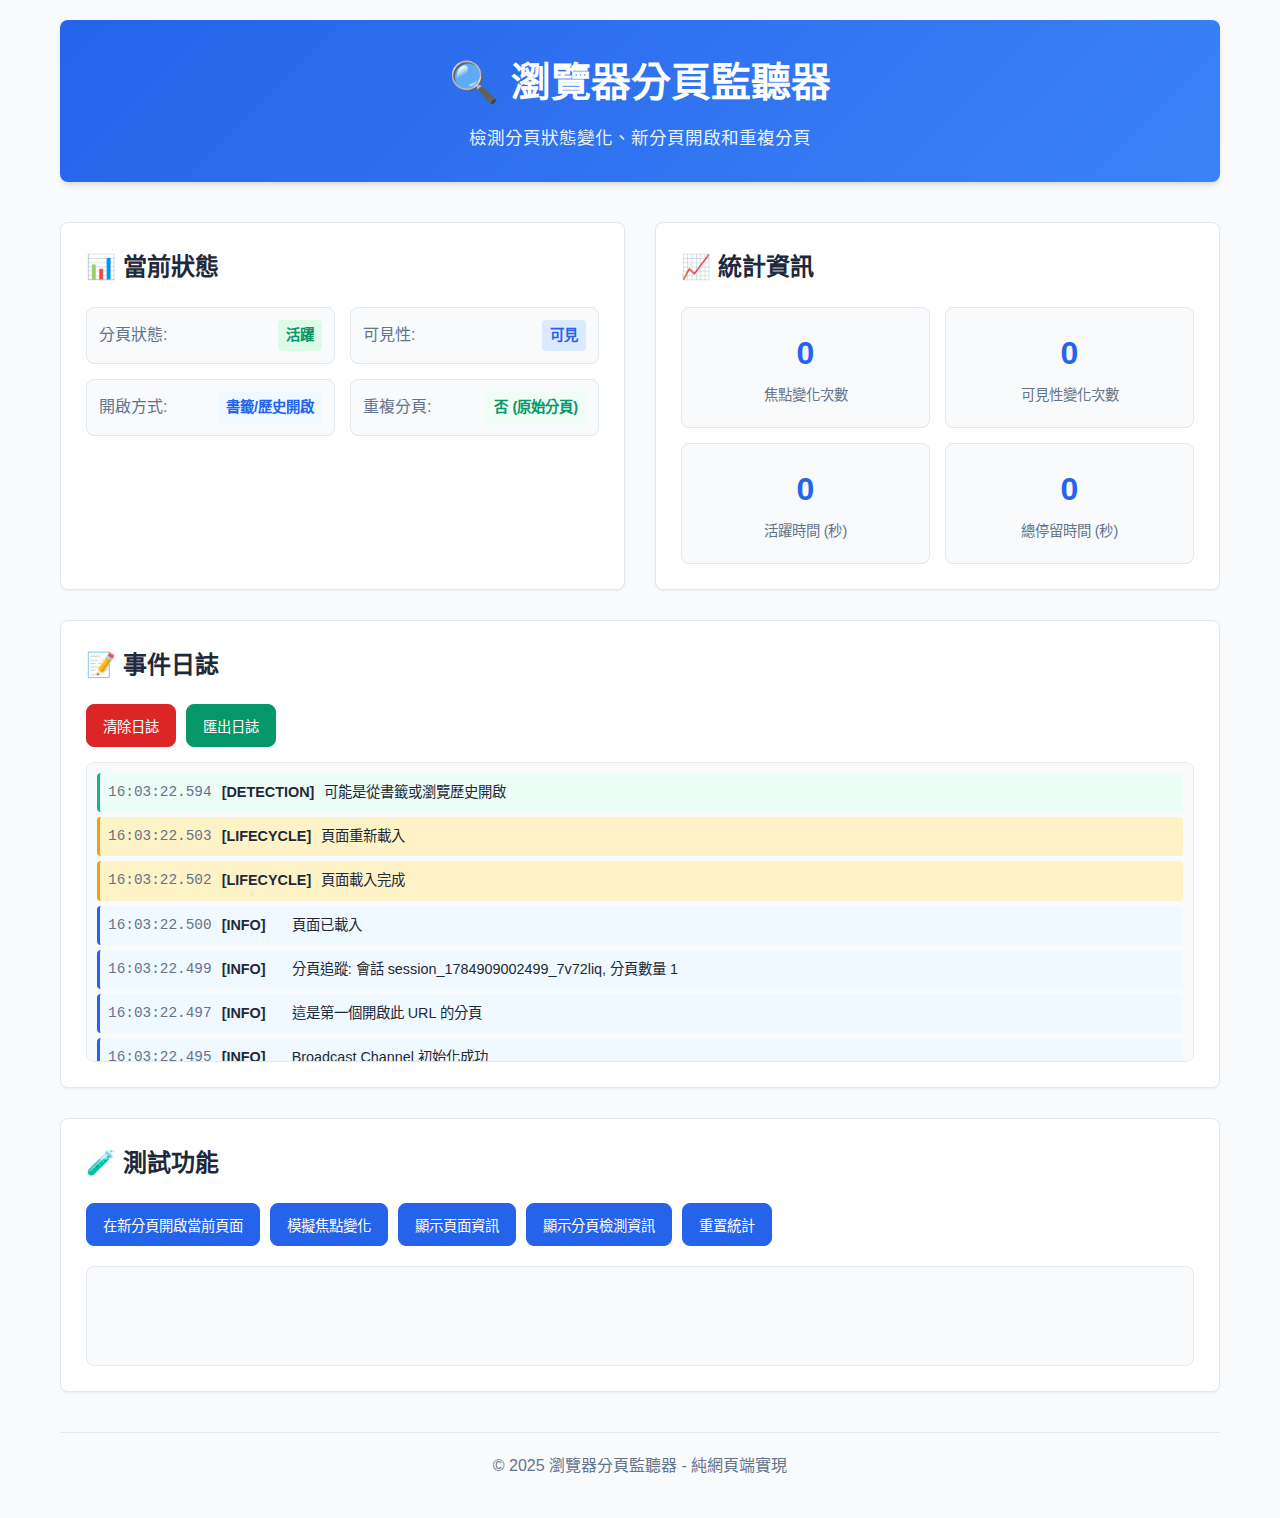
<file: index.html>
<!DOCTYPE html>
<html lang="zh-TW">
<head>
    <meta charset="UTF-8">
    <meta name="viewport" content="width=device-width, initial-scale=1.0">
    <title>瀏覽器分頁監聽器</title>
    <link rel="stylesheet" href="css/style.css">
</head>
<body>
    <div class="container">
        <header>
            <h1>🔍 瀏覽器分頁監聽器</h1>
            <p>檢測分頁狀態變化、新分頁開啟和重複分頁</p>
        </header>

        <main>
            <!-- 分頁狀態顯示 -->
            <section class="status-panel">
                <h2>📊 當前狀態</h2>
                <div class="status-grid">
                    <div class="status-item">
                        <span class="label">分頁狀態:</span>
                        <span id="tab-status" class="value">活躍</span>
                    </div>
                    <div class="status-item">
                        <span class="label">可見性:</span>
                        <span id="visibility-status" class="value">可見</span>
                    </div>
                    <div class="status-item">
                        <span class="label">開啟方式:</span>
                        <span id="opener-status" class="value">檢測中...</span>
                    </div>
                    <div class="status-item">
                        <span class="label">重複分頁:</span>
                        <span id="duplicate-status" class="value">檢測中...</span>
                    </div>
                </div>
            </section>

            <!-- 統計資訊 -->
            <section class="stats-panel">
                <h2>📈 統計資訊</h2>
                <div class="stats-grid">
                    <div class="stat-item">
                        <div class="stat-number" id="focus-changes">0</div>
                        <div class="stat-label">焦點變化次數</div>
                    </div>
                    <div class="stat-item">
                        <div class="stat-number" id="visibility-changes">0</div>
                        <div class="stat-label">可見性變化次數</div>
                    </div>
                    <div class="stat-item">
                        <div class="stat-number" id="active-time">0</div>
                        <div class="stat-label">活躍時間 (秒)</div>
                    </div>
                    <div class="stat-item">
                        <div class="stat-number" id="total-time">0</div>
                        <div class="stat-label">總停留時間 (秒)</div>
                    </div>
                </div>
            </section>

            <!-- 事件日誌 -->
            <section class="log-panel">
                <h2>📝 事件日誌</h2>
                <div class="log-controls">
                    <button id="clear-log">清除日誌</button>
                    <button id="export-log">匯出日誌</button>
                </div>
                <div id="event-log" class="log-container">
                    <!-- 事件日誌將在這裡顯示 -->
                </div>
            </section>

            <!-- 測試區域 -->
            <section class="test-panel">
                <h2>🧪 測試功能</h2>
                <div class="test-buttons">
                    <button onclick="openNewTab()">在新分頁開啟當前頁面</button>
                    <button onclick="triggerFocusChange()">模擬焦點變化</button>
                    <button onclick="showPageInfo()">顯示頁面資訊</button>
                    <button onclick="showTabInfo()">顯示分頁檢測資訊</button>
                    <button onclick="resetStats()">重置統計</button>
                </div>
                <div id="test-output" class="test-output">
                    <!-- 測試輸出將在這裡顯示 -->
                </div>
            </section>
        </main>

        <footer>
            <p>&copy; 2025 瀏覽器分頁監聽器 - 純網頁端實現</p>
        </footer>
    </div>

    <!-- JavaScript 檔案 -->
    <script src="js/utils.js"></script>
    <script src="js/duplicate-detector.js"></script>
    <script src="js/stats.js"></script>
    <script src="js/tab-listener.js"></script>

    <script>
        // 初始化應用程式
        window.addEventListener('DOMContentLoaded', () => {
            initTabListener();
            initDuplicateDetector();
            initStats();
            
            // 記錄頁面載入事件
            logEvent('頁面已載入', 'info');
        });

        // 測試功能
        function openNewTab() {
            const url = window.location.href;
            window.open(url, '_blank');
            logEvent('在新分頁開啟當前頁面', 'action');
        }

        function triggerFocusChange() {
            // 模擬焦點變化（僅供演示）
            window.blur();
            setTimeout(() => window.focus(), 1000);
            logEvent('模擬焦點變化', 'action');
        }

        function showPageInfo() {
            const info = {
                'URL': window.location.href,
                'Referrer': document.referrer || '無',
                'User Agent': navigator.userAgent,
                'Screen Resolution': `${screen.width}x${screen.height}`,
                'Viewport Size': `${window.innerWidth}x${window.innerHeight}`
            };
            
            let output = '<h3>頁面資訊:</h3><ul>';
            for (const [key, value] of Object.entries(info)) {
                output += `<li><strong>${key}:</strong> ${value}</li>`;
            }
            output += '</ul>';
            
            document.getElementById('test-output').innerHTML = output;
            logEvent('顯示頁面資訊', 'action');
        }

        function showTabInfo() {
            if (duplicateDetector) {
                const tabInfo = duplicateDetector.getTabInfo();
                
                let output = '<h3>分頁檢測資訊:</h3><ul>';
                output += `<li><strong>分頁 ID:</strong> ${tabInfo.tabId}</li>`;
                output += `<li><strong>是否重複分頁:</strong> ${tabInfo.isDuplicate ? '是' : '否'}</li>`;
                output += `<li><strong>是否原始分頁:</strong> ${tabInfo.isOriginalTab ? '是' : '否'}</li>`;
                output += `<li><strong>相同 URL 分頁數:</strong> ${tabInfo.sameUrlTabs}</li>`;
                output += `<li><strong>總分頁數:</strong> ${tabInfo.tabCount}</li>`;
                output += `<li><strong>活躍實例數:</strong> ${tabInfo.activeInstances}</li>`;
                output += `<li><strong>會話 ID:</strong> ${tabInfo.sessionId}</li>`;
                output += `<li><strong>Broadcast Channel 支援:</strong> ${tabInfo.broadcastSupported ? '是' : '否'}</li>`;
                
                if (tabInfo.instances.length > 0) {
                    output += '<li><strong>活躍分頁列表:</strong><ul>';
                    tabInfo.instances.forEach(instance => {
                        const openTime = new Date(instance.openedAt).toLocaleTimeString();
                        const lastSeen = new Date(instance.lastSeen).toLocaleTimeString();
                        const isCurrent = instance.isCurrentTab ? ' (當前分頁)' : '';
                        output += `<li>ID: ${instance.tabId.substring(0, 8)}... - 開啟: ${openTime} - 最後活動: ${lastSeen}${isCurrent}</li>`;
                    });
                    output += '</ul></li>';
                }
                
                output += '</ul>';
                
                document.getElementById('test-output').innerHTML = output;
                logEvent('顯示分頁檢測資訊', 'action');
            } else {
                document.getElementById('test-output').innerHTML = '<p>分頁檢測器尚未初始化</p>';
            }
        }

        function resetStats() {
            if (confirm('確定要重置所有統計資料嗎？')) {
                resetAllStats();
                document.getElementById('event-log').innerHTML = '';
                document.getElementById('test-output').innerHTML = '';
                logEvent('統計資料已重置', 'action');
            }
        }
    </script>
</body>
</html>
</file>
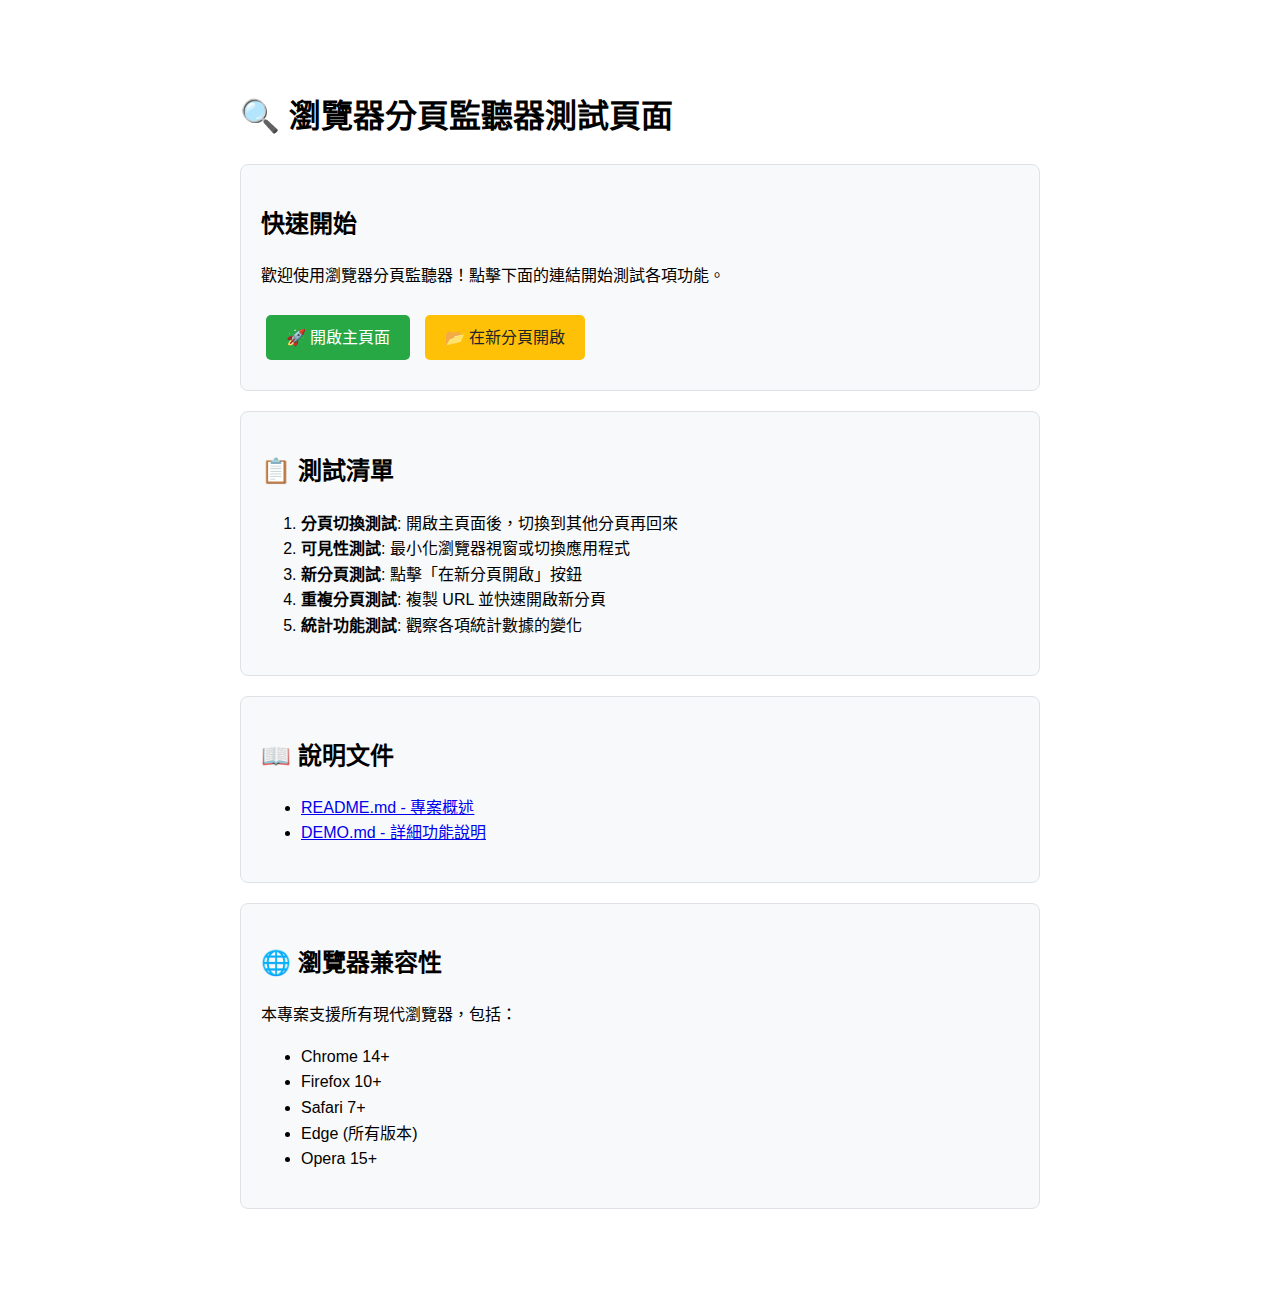
<file: start.html>
<!DOCTYPE html>
<html lang="zh-TW">
<head>
    <meta charset="UTF-8">
    <meta name="viewport" content="width=device-width, initial-scale=1.0">
    <title>瀏覽器分頁監聽器 - 測試頁面</title>
    <style>
        body {
            font-family: Arial, sans-serif;
            max-width: 800px;
            margin: 50px auto;
            padding: 20px;
            line-height: 1.6;
        }
        .card {
            background: #f8f9fa;
            border: 1px solid #dee2e6;
            border-radius: 8px;
            padding: 20px;
            margin: 20px 0;
        }
        .btn {
            display: inline-block;
            padding: 10px 20px;
            background: #007bff;
            color: white;
            text-decoration: none;
            border-radius: 5px;
            margin: 10px 5px;
        }
        .btn:hover {
            background: #0056b3;
        }
        .btn-success { background: #28a745; }
        .btn-success:hover { background: #1e7e34; }
        .btn-warning { background: #ffc107; color: #212529; }
        .btn-warning:hover { background: #e0a800; }
    </style>
</head>
<body>
    <h1>🔍 瀏覽器分頁監聽器測試頁面</h1>
    
    <div class="card">
        <h2>快速開始</h2>
        <p>歡迎使用瀏覽器分頁監聽器！點擊下面的連結開始測試各項功能。</p>
        <a href="index.html" class="btn btn-success">🚀 開啟主頁面</a>
        <a href="index.html" target="_blank" class="btn btn-warning">📂 在新分頁開啟</a>
    </div>

    <div class="card">
        <h2>📋 測試清單</h2>
        <ol>
            <li><strong>分頁切換測試</strong>: 開啟主頁面後，切換到其他分頁再回來</li>
            <li><strong>可見性測試</strong>: 最小化瀏覽器視窗或切換應用程式</li>
            <li><strong>新分頁測試</strong>: 點擊「在新分頁開啟」按鈕</li>
            <li><strong>重複分頁測試</strong>: 複製 URL 並快速開啟新分頁</li>
            <li><strong>統計功能測試</strong>: 觀察各項統計數據的變化</li>
        </ol>
    </div>

    <div class="card">
        <h2>📖 說明文件</h2>
        <ul>
            <li><a href="README.md" target="_blank">README.md - 專案概述</a></li>
            <li><a href="DEMO.md" target="_blank">DEMO.md - 詳細功能說明</a></li>
        </ul>
    </div>

    <div class="card">
        <h2>🌐 瀏覽器兼容性</h2>
        <p>本專案支援所有現代瀏覽器，包括：</p>
        <ul>
            <li>Chrome 14+</li>
            <li>Firefox 10+</li>
            <li>Safari 7+</li>
            <li>Edge (所有版本)</li>
            <li>Opera 15+</li>
        </ul>
    </div>

    <script>
        // 記錄測試頁面的載入
        console.log('測試頁面已載入');
        
        // 檢測瀏覽器支援
        const features = {
            'localStorage': typeof(Storage) !== 'undefined',
            'visibilityAPI': typeof document.visibilityState !== 'undefined',
            'focus': 'hasFocus' in document,
            'performance': 'performance' in window
        };
        
        console.log('瀏覽器功能支援:', features);
        
        // 如果所有功能都支援，顯示成功訊息
        const allSupported = Object.values(features).every(Boolean);
        if (allSupported) {
            console.log('✅ 你的瀏覽器支援所有功能！');
        } else {
            console.warn('⚠️ 某些功能在你的瀏覽器中可能無法正常工作');
        }
    </script>
</body>
</html>
</file>
<file: css/style.css>
/* 瀏覽器分頁監聽器樣式 */

:root {
    --primary-color: #2563eb;
    --secondary-color: #64748b;
    --success-color: #059669;
    --warning-color: #d97706;
    --error-color: #dc2626;
    --background-color: #f8fafc;
    --surface-color: #ffffff;
    --text-primary: #1e293b;
    --text-secondary: #64748b;
    --border-color: #e2e8f0;
    --border-radius: 8px;
    --shadow-sm: 0 1px 2px 0 rgb(0 0 0 / 0.05);
    --shadow-md: 0 4px 6px -1px rgb(0 0 0 / 0.1), 0 2px 4px -2px rgb(0 0 0 / 0.1);
    --shadow-lg: 0 10px 15px -3px rgb(0 0 0 / 0.1), 0 4px 6px -4px rgb(0 0 0 / 0.1);
}

* {
    margin: 0;
    padding: 0;
    box-sizing: border-box;
}

body {
    font-family: -apple-system, BlinkMacSystemFont, 'Segoe UI', Roboto, 'Helvetica Neue', Arial, sans-serif;
    line-height: 1.6;
    color: var(--text-primary);
    background-color: var(--background-color);
    min-height: 100vh;
}

.container {
    max-width: 1200px;
    margin: 0 auto;
    padding: 20px;
    min-height: 100vh;
    display: flex;
    flex-direction: column;
}

/* Header */
header {
    text-align: center;
    margin-bottom: 40px;
    padding: 30px 0;
    background: linear-gradient(135deg, var(--primary-color), #3b82f6);
    color: white;
    border-radius: var(--border-radius);
    box-shadow: var(--shadow-md);
}

header h1 {
    font-size: 2.5em;
    margin-bottom: 10px;
    font-weight: 700;
}

header p {
    font-size: 1.1em;
    opacity: 0.9;
}

/* Main content */
main {
    flex: 1;
    display: grid;
    grid-template-columns: 1fr 1fr;
    gap: 30px;
    margin-bottom: 40px;
}

/* Section panels */
section {
    background: var(--surface-color);
    border-radius: var(--border-radius);
    padding: 25px;
    box-shadow: var(--shadow-sm);
    border: 1px solid var(--border-color);
}

section h2 {
    font-size: 1.5em;
    margin-bottom: 20px;
    color: var(--text-primary);
    font-weight: 600;
    display: flex;
    align-items: center;
    gap: 8px;
}

/* Status panel */
.status-grid {
    display: grid;
    grid-template-columns: 1fr 1fr;
    gap: 15px;
}

.status-item {
    display: flex;
    justify-content: space-between;
    align-items: center;
    padding: 12px;
    background: var(--background-color);
    border-radius: var(--border-radius);
    border: 1px solid var(--border-color);
}

.status-item .label {
    font-weight: 500;
    color: var(--text-secondary);
}

.status-item .value {
    font-weight: 600;
    padding: 4px 8px;
    border-radius: 4px;
    font-size: 0.9em;
}

.value.active { background: #dcfce7; color: var(--success-color); }
.value.inactive { background: #fef3c7; color: var(--warning-color); }
.value.visible { background: #dbeafe; color: var(--primary-color); }
.value.hidden { background: #f3f4f6; color: var(--text-secondary); }
.value.new-tab { background: #e0e7ff; color: #6366f1; }
.value.duplicate-tab { background: #fef2f2; color: var(--error-color); }
.value.internal-navigation { background: #ecfdf5; color: var(--success-color); }
.value.external-link { background: #fff7ed; color: #ea580c; }
.value.bookmark-access { background: #f0f9ff; color: var(--primary-color); }
.value.direct-access { background: #f8fafc; color: var(--text-secondary); }
.value.duplicate { background: #fef2f2; color: var(--error-color); }
.value.normal { background: #f0fdf4; color: var(--success-color); }

/* Stats panel */
.stats-grid {
    display: grid;
    grid-template-columns: 1fr 1fr;
    gap: 15px;
}

.stat-item {
    text-align: center;
    padding: 20px;
    background: var(--background-color);
    border-radius: var(--border-radius);
    border: 1px solid var(--border-color);
}

.stat-number {
    font-size: 2em;
    font-weight: 700;
    color: var(--primary-color);
    margin-bottom: 5px;
}

.stat-label {
    font-size: 0.9em;
    color: var(--text-secondary);
    font-weight: 500;
}

/* Log panel */
.log-panel {
    grid-column: 1 / -1;
}

.log-controls {
    display: flex;
    gap: 10px;
    margin-bottom: 15px;
}

.log-container {
    max-height: 300px;
    overflow-y: auto;
    border: 1px solid var(--border-color);
    border-radius: var(--border-radius);
    background: var(--background-color);
    padding: 10px;
}

.log-entry {
    display: flex;
    gap: 10px;
    padding: 8px;
    margin-bottom: 5px;
    border-radius: 4px;
    font-size: 0.9em;
    border-left: 3px solid transparent;
}

.log-entry:last-child {
    margin-bottom: 0;
}

.log-info { 
    background: #f0f9ff; 
    border-left-color: var(--primary-color); 
}

.log-warning { 
    background: #fffbeb; 
    border-left-color: var(--warning-color); 
}

.log-error { 
    background: #fef2f2; 
    border-left-color: var(--error-color); 
}

.log-success { 
    background: #f0fdf4; 
    border-left-color: var(--success-color); 
}

.log-action { 
    background: #f8fafc; 
    border-left-color: var(--secondary-color); 
}

.log-focus { 
    background: #f0f9ff; 
    border-left-color: #3b82f6; 
}

.log-visibility { 
    background: #f5f3ff; 
    border-left-color: #8b5cf6; 
}

.log-detection { 
    background: #ecfdf5; 
    border-left-color: #10b981; 
}

.log-lifecycle { 
    background: #fef3c7; 
    border-left-color: #f59e0b; 
}

.log-time {
    color: var(--text-secondary);
    font-family: 'Monaco', 'Menlo', 'Ubuntu Mono', monospace;
    min-width: 80px;
}

.log-type {
    font-weight: 600;
    min-width: 60px;
}

.log-message {
    flex: 1;
}

/* Test panel */
.test-panel {
    grid-column: 1 / -1;
}

.test-buttons {
    display: flex;
    flex-wrap: wrap;
    gap: 10px;
    margin-bottom: 20px;
}

.test-output {
    min-height: 100px;
    padding: 15px;
    background: var(--background-color);
    border: 1px solid var(--border-color);
    border-radius: var(--border-radius);
    font-family: 'Monaco', 'Menlo', 'Ubuntu Mono', monospace;
    font-size: 0.9em;
    line-height: 1.5;
}

.test-output h3 {
    margin-bottom: 10px;
    color: var(--text-primary);
}

.test-output ul {
    list-style-type: none;
    padding-left: 0;
}

.test-output li {
    margin-bottom: 5px;
    padding: 5px;
    background: white;
    border-radius: 4px;
    border: 1px solid var(--border-color);
}

/* Buttons */
button {
    background: var(--primary-color);
    color: white;
    border: none;
    padding: 10px 16px;
    border-radius: var(--border-radius);
    cursor: pointer;
    font-size: 0.9em;
    font-weight: 500;
    transition: all 0.2s ease;
    border: 1px solid var(--primary-color);
}

button:hover {
    background: #1d4ed8;
    transform: translateY(-1px);
    box-shadow: var(--shadow-md);
}

button:active {
    transform: translateY(0);
}

button:disabled {
    background: var(--secondary-color);
    cursor: not-allowed;
    transform: none;
    box-shadow: none;
}

/* Secondary button style */
#clear-log {
    background: var(--error-color);
    border-color: var(--error-color);
}

#clear-log:hover {
    background: #b91c1c;
}

#export-log {
    background: var(--success-color);
    border-color: var(--success-color);
}

#export-log:hover {
    background: #047857;
}

/* Footer */
footer {
    text-align: center;
    padding: 20px 0;
    color: var(--text-secondary);
    border-top: 1px solid var(--border-color);
    margin-top: auto;
}

/* Responsive design */
@media (max-width: 768px) {
    .container {
        padding: 15px;
    }
    
    main {
        grid-template-columns: 1fr;
        gap: 20px;
    }
    
    header h1 {
        font-size: 2em;
    }
    
    .status-grid,
    .stats-grid {
        grid-template-columns: 1fr;
    }
    
    .test-buttons {
        flex-direction: column;
    }
    
    .log-controls {
        flex-direction: column;
    }
    
    .log-entry {
        flex-direction: column;
        gap: 5px;
    }
    
    .log-time,
    .log-type {
        min-width: auto;
    }
}

/* Scrollbar styling */
.log-container::-webkit-scrollbar {
    width: 8px;
}

.log-container::-webkit-scrollbar-track {
    background: var(--background-color);
    border-radius: 4px;
}

.log-container::-webkit-scrollbar-thumb {
    background: var(--border-color);
    border-radius: 4px;
}

.log-container::-webkit-scrollbar-thumb:hover {
    background: var(--secondary-color);
}

/* Animation */
.log-entry {
    animation: slideIn 0.3s ease-out;
}

@keyframes slideIn {
    from {
        opacity: 0;
        transform: translateX(-10px);
    }
    to {
        opacity: 1;
        transform: translateX(0);
    }
}

.stat-number {
    transition: all 0.3s ease;
}

.stat-number:hover {
    transform: scale(1.05);
}

/* Focus styles */
button:focus,
.log-container:focus {
    outline: 2px solid var(--primary-color);
    outline-offset: 2px;
}

/* High contrast mode support */
@media (prefers-contrast: high) {
    :root {
        --border-color: #000000;
        --text-secondary: #000000;
    }
}
</file>
